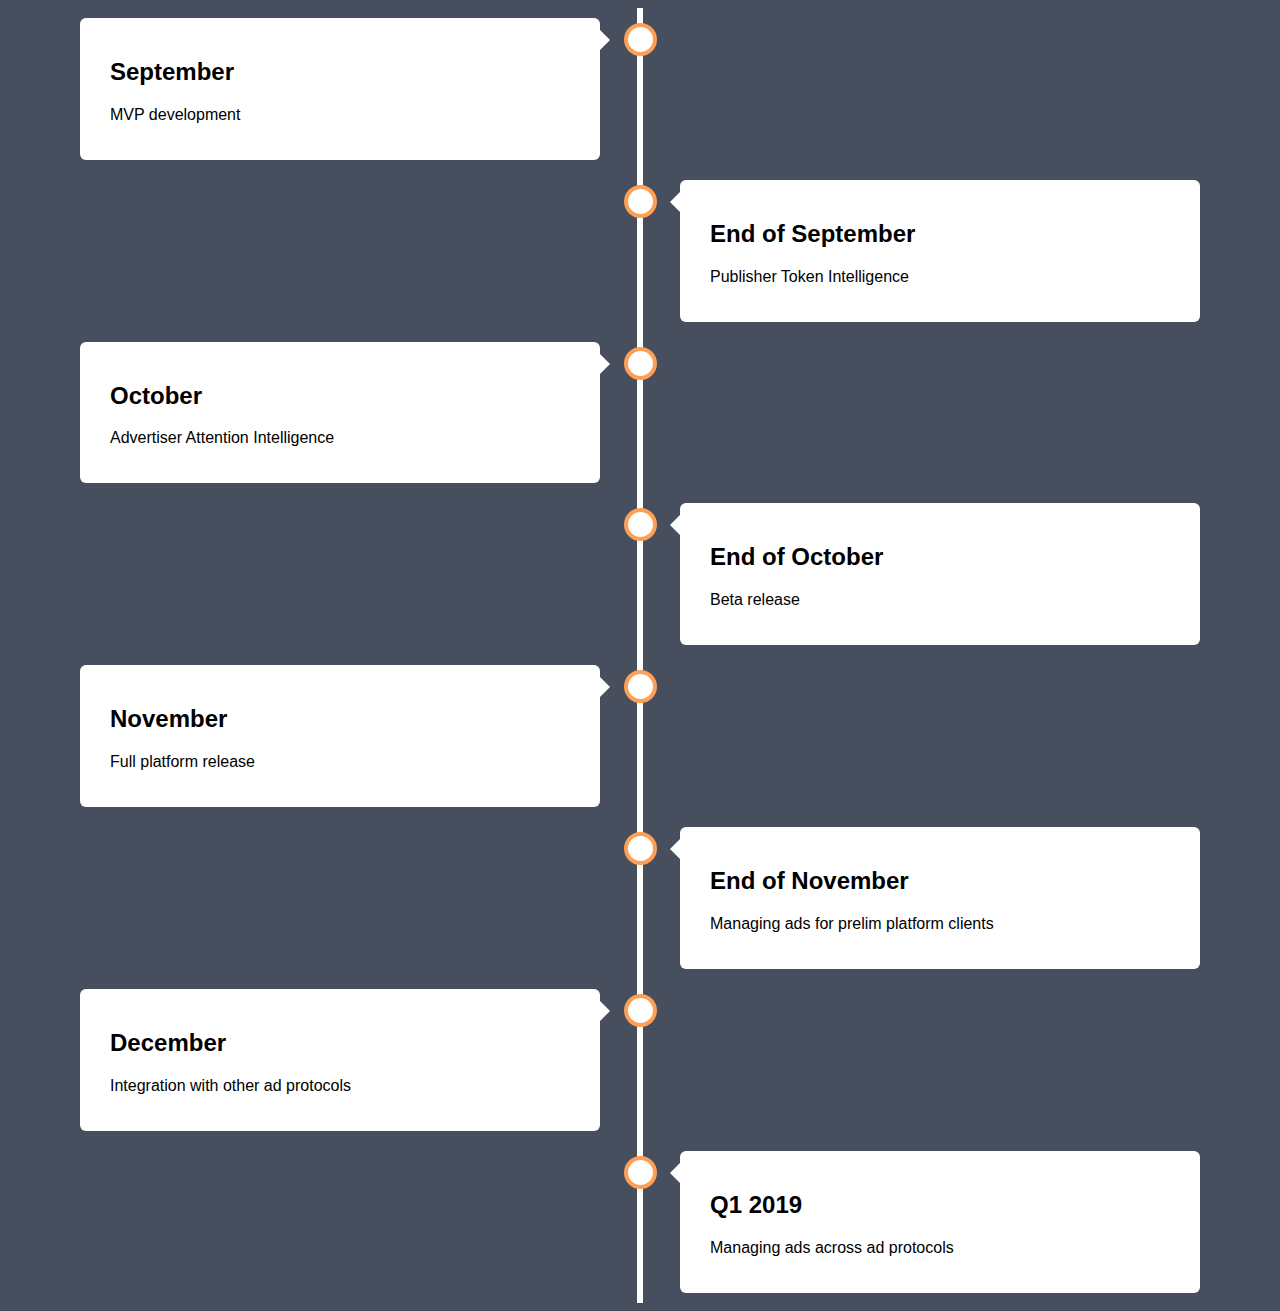
<file: roadmap.html>
<!DOCTYPE html>
<html>
<head>
<meta name="viewport" content="width=device-width, initial-scale=1.0">
		<!-- Site Title -->
		<title>Bold4Brave | Roadmap</title>
		<!-- Favicon-->
		<link rel="shortcut icon" href="img/logo.ico">
<style>
* {
    box-sizing: border-box;
}

body {
    background-color: #474e5d;
    font-family: Helvetica, sans-serif;
}

/* The actual timeline (the vertical ruler) */
.timeline {
    position: relative;
    max-width: 1200px;
    margin: 0 auto;
}

/* The actual timeline (the vertical ruler) */
.timeline::after {
    content: '';
    position: absolute;
    width: 6px;
    background-color: white;
    top: 0;
    bottom: 0;
    left: 50%;
    margin-left: -3px;
}

/* Container around content */
.container {
    padding: 10px 40px;
    position: relative;
    background-color: inherit;
    width: 50%;
}

/* The circles on the timeline */
.container::after {
    content: '';
    position: absolute;
    width: 25px;
    height: 25px;
    right: -17px;
    background-color: white;
    border: 4px solid #FF9F55;
    top: 15px;
    border-radius: 50%;
    z-index: 1;
}

/* Place the container to the left */
.left {
    left: 0;
}

/* Place the container to the right */
.right {
    left: 50%;
}

/* Add arrows to the left container (pointing right) */
.left::before {
    content: " ";
    height: 0;
    position: absolute;
    top: 22px;
    width: 0;
    z-index: 1;
    right: 30px;
    border: medium solid white;
    border-width: 10px 0 10px 10px;
    border-color: transparent transparent transparent white;
}

/* Add arrows to the right container (pointing left) */
.right::before {
    content: " ";
    height: 0;
    position: absolute;
    top: 22px;
    width: 0;
    z-index: 1;
    left: 30px;
    border: medium solid white;
    border-width: 10px 10px 10px 0;
    border-color: transparent white transparent transparent;
}

/* Fix the circle for containers on the right side */
.right::after {
    left: -16px;
}

/* The actual content */
.content {
    padding: 20px 30px;
    background-color: white;
    position: relative;
    border-radius: 6px;
}

/* Media queries - Responsive timeline on screens less than 600px wide */
@media screen and (max-width: 600px) {
  /* Place the timelime to the left */
  .timeline::after {
    left: 31px;
  }
  
  /* Full-width containers */
  .container {
    width: 100%;
    padding-left: 70px;
    padding-right: 25px;
  }
  
  /* Make sure that all arrows are pointing leftwards */
  .container::before {
    left: 60px;
    border: medium solid white;
    border-width: 10px 10px 10px 0;
    border-color: transparent white transparent transparent;
  }

  /* Make sure all circles are at the same spot */
  .left::after, .right::after {
    left: 15px;
  }
  
  /* Make all right containers behave like the left ones */
  .right {
    left: 0%;
  }
}
</style>
</head>
<body>

<div class="timeline">
  <div class="container left">
    <div class="content">
      <h2>September</h2>
      <p>MVP development</p>
    </div>
  </div>
  <div class="container right">
    <div class="content">
      <h2>End of September</h2>
      <p>Publisher Token Intelligence</p>
    </div>
  </div>
  <div class="container left">
    <div class="content">
      <h2>October</h2>
      <p>Advertiser Attention Intelligence</p>
    </div>
  </div>
  <div class="container right">
    <div class="content">
      <h2>End of October</h2>
      <p>Beta release</p>
    </div>
  </div>
  <div class="container left">
    <div class="content">
      <h2>November</h2>
      <p>Full platform release</p>
    </div>
  </div>
  <div class="container right">
    <div class="content">
      <h2>End of November</h2>
      <p>Managing ads for prelim platform clients</p>
    </div>
  </div>
  <div class="container left">
    <div class="content">
      <h2>December</h2>
      <p>Integration with other ad protocols</p>
    </div>
  </div>
   <div class="container right">
    <div class="content">
      <h2>Q1 2019</h2>
      <p>Managing ads across ad protocols</p>
    </div>
  </div>
</div>

</body>
</html>
</file>
